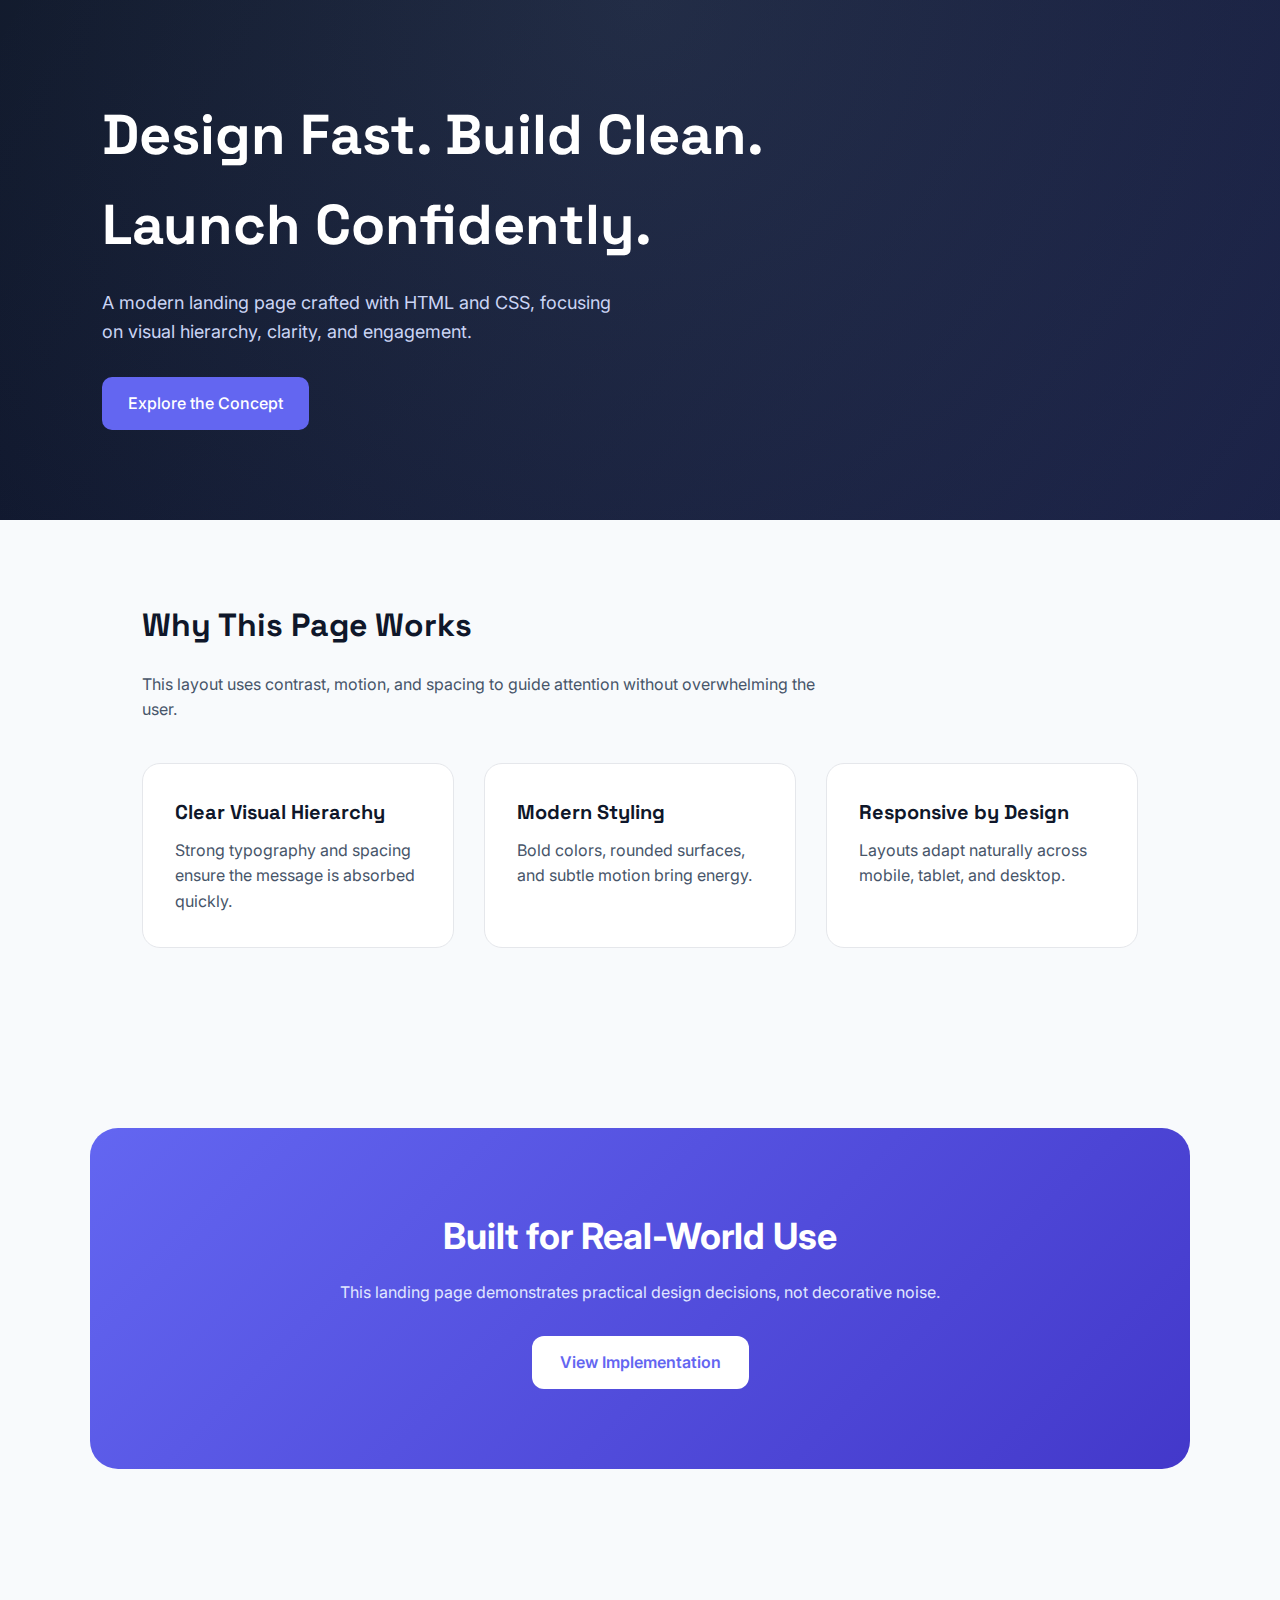
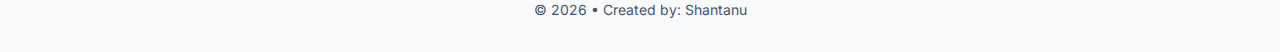
<file: Landing Page/index.html>
<!DOCTYPE html>
<html lang="en">

<head>
    <meta charset="UTF-8" />
    <title>Creative Landing Page</title>
    <meta name="viewport" content="width=device-width, initial-scale=1.0" />

    <link rel="stylesheet" href="style.css">
    <link
        href="https://fonts.googleapis.com/css2?family=Space+Grotesk:wght@500;700&family=Inter:wght@400;500&display=swap"
        rel="stylesheet">

</head>

<body>

    <header>
        <h1>Design Fast. Build Clean. Launch Confidently.</h1>
        <p>
            A modern landing page crafted with HTML and CSS,
            focusing on visual hierarchy, clarity, and engagement.
        </p>
        <a href="#">Explore the Concept</a>
    </header>

    <section>
        <h2>Why This Page Works</h2>
        <p>
            This layout uses contrast, motion, and spacing to guide
            attention without overwhelming the user.
        </p>

        <div class="features">
            <div class="feature">
                <h3>Clear Visual Hierarchy</h3>
                <p>Strong typography and spacing ensure the message is absorbed quickly.</p>
            </div>

            <div class="feature">
                <h3>Modern Styling</h3>
                <p>Bold colors, rounded surfaces, and subtle motion bring energy.</p>
            </div>

            <div class="feature">
                <h3>Responsive by Design</h3>
                <p>Layouts adapt naturally across mobile, tablet, and desktop.</p>
            </div>
        </div>
    </section>

    <div class="cta">
        <h2>Built for Real-World Use</h2>
        <p>
            This landing page demonstrates practical design decisions,
            not decorative noise.
        </p>
        <a href="#">View Implementation</a>
    </div>

    <footer>
        © 2026 • Created by: Shantanu 
    </footer>

</body>

</html>
</file>
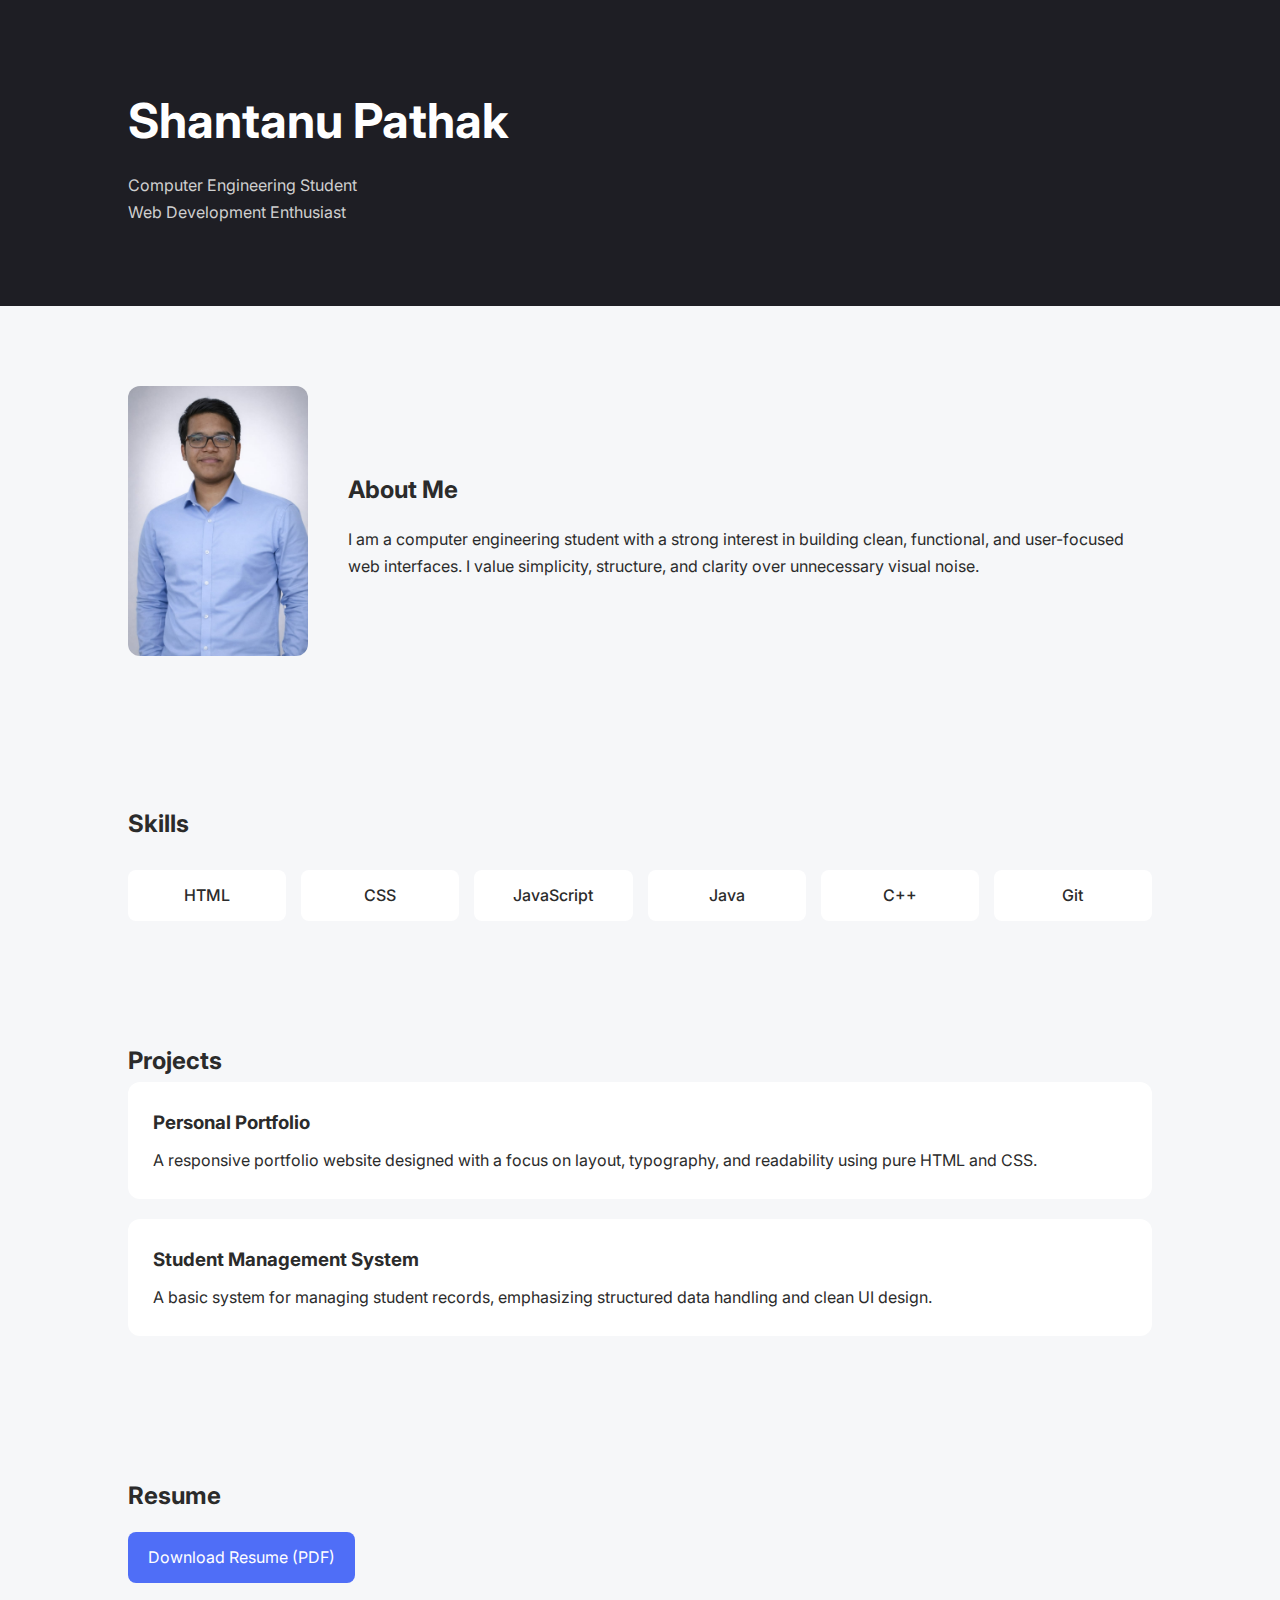
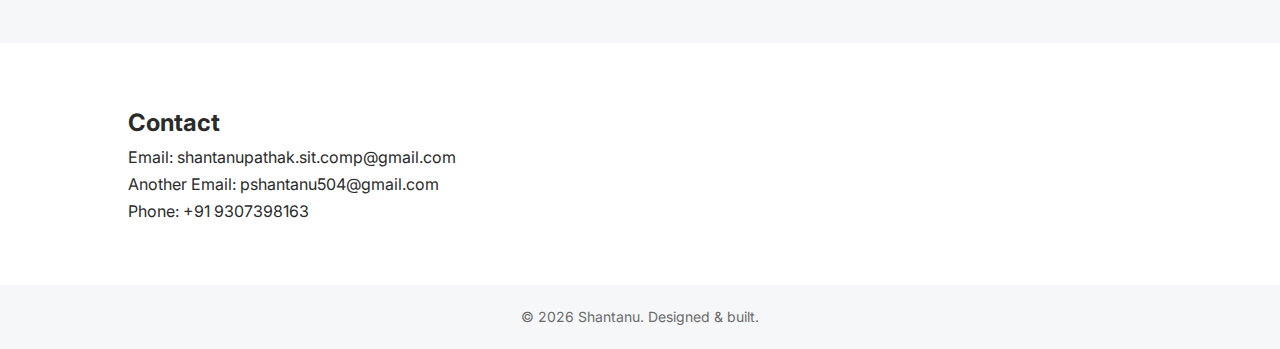
<file: portfolio/index.html>
<!DOCTYPE html>
<html lang="en">
<head>
    <meta charset="UTF-8">
    <title>Shantanu | Portfolio</title>
    <meta name="viewport" content="width=device-width, initial-scale=1.0">
    <link href="https://fonts.googleapis.com/css2?family=Inter:wght@300;400;600;700&display=swap" rel="stylesheet">

    <link rel="stylesheet" href="style.css">
</head>
<body>

    <!-- HEADER -->
    <header class="hero">
        <div class="hero-text">
            <h1>Shantanu Pathak</h1>
            <p>Computer Engineering Student<br>Web Development Enthusiast</p>
        </div>
    </header>

    <!-- ABOUT -->
    <section class="about">
        <div class="about-image">
            <img src="img01.jpeg" alt="Profile photo">
        </div>
        <div class="about-text">
            <h2>About Me</h2>
            <p>
                I am a computer engineering student with a strong interest in building
                clean, functional, and user-focused web interfaces. I value simplicity,
                structure, and clarity over unnecessary visual noise.
            </p>
        </div>
    </section>

    <!-- SKILLS -->
    <section class="skills">
        <h2>Skills</h2>
        <div class="skill-grid">
            <span>HTML</span>
            <span>CSS</span>
            <span>JavaScript</span>
            <span>Java</span>
            <span>C++</span>
            <span>Git</span>
        </div>
    </section>

    <!-- PROJECTS -->
    <section class="projects">
        <h2>Projects</h2>

        <div class="project-card">
            <h3>Personal Portfolio</h3>
            <p>
                A responsive portfolio website designed with a focus on layout,
                typography, and readability using pure HTML and CSS.
            </p>
        </div>

        <div class="project-card">
            <h3>Student Management System</h3>
            <p>
                A basic system for managing student records, emphasizing structured
                data handling and clean UI design.
            </p>
        </div>
    </section>

    <!-- RESUME -->
    <section class="resume">
        <h2>Resume</h2>
        <a href="Resume(upt).pdf" download>Download Resume (PDF)</a>
    </section>

    <!-- CONTACT -->
    <section class="contact">
        <h2>Contact</h2>
        <p>Email: shantanupathak.sit.comp@gmail.com</p>
        <p>Another Email: pshantanu504@gmail.com</p>
        <p>Phone: +91 9307398163</p>
    </section>

    <!-- FOOTER -->
    <footer>
        <p>© 2026 Shantanu. Designed & built.</p>
    </footer>

</body>
</html>
</file>
<file: Landing Page/style.css>
:root {
      --bg-dark: #0f172a;
      --bg-light: #f8fafc;
      --accent: #6366f1;
      --accent-soft: #eef2ff;
      --text-main: #0f172a;
      --text-muted: #475569;
    }

    * {
      margin: 0;
      padding: 0;
      box-sizing: border-box;
    }

    body {
      font-family: Inter, system-ui, sans-serif;
      background: var(--bg-light);
      color: var(--text-main);
      line-height: 1.6;
    }

    /* HERO */
    header {
      background: radial-gradient(circle at top, #1e293b, var(--bg-dark));
      color: white;
      padding: 90px clamp(20px, 8vw, 12%);
      position: relative;
      overflow: hidden;
    }

    header::after {
      content: "";
      position: absolute;
      inset: 0;
      background: linear-gradient(120deg, transparent, rgba(99,102,241,0.15));
    }

    header h1 {
      font-family: "Space Grotesk", sans-serif;
      font-size: clamp(36px, 5vw, 56px);
      max-width: 700px;
      position: relative;
      z-index: 1;
    }

    header p {
      margin-top: 20px;
      font-size: 18px;
      max-width: 520px;
      color: #cbd5f5;
      position: relative;
      z-index: 1;
    }

    header a {
      display: inline-block;
      margin-top: 30px;
      background: var(--accent);
      color: white;
      padding: 14px 26px;
      border-radius: 10px;
      text-decoration: none;
      font-weight: 500;
      position: relative;
      z-index: 1;
      transition: transform 0.2s ease, box-shadow 0.2s ease;
    }

    header a:hover {
      transform: translateY(-2px);
      box-shadow: 0 10px 25px rgba(99,102,241,0.35);
    }

    /* SECTIONS */
    section {
      padding: 80px clamp(20px, 8vw, 12%);
      max-width: 1200px;
      margin: auto;
    }

    section h2 {
      font-family: "Space Grotesk", sans-serif;
      font-size: 32px;
      margin-bottom: 20px;
    }

    section p {
      max-width: 700px;
      color: var(--text-muted);
    }

    /* FEATURES */
    .features {
      display: grid;
      grid-template-columns: repeat(auto-fit, minmax(260px, 1fr));
      gap: 30px;
      margin-top: 40px;
    }

    .feature {
      background: white;
      padding: 32px;
      border-radius: 18px;
      border: 1px solid #e5e7eb;
      transition: transform 0.25s ease, box-shadow 0.25s ease;
    }

    .feature:hover {
      transform: translateY(-6px);
      box-shadow: 0 20px 40px rgba(0,0,0,0.08);
    }

    .feature h3 {
      font-family: "Space Grotesk", sans-serif;
      margin-bottom: 10px;
      font-size: 20px;
    }

    /* CTA */
    .cta {
      background: linear-gradient(135deg, var(--accent), #4338ca);
      color: white;
      padding: 80px clamp(20px, 8vw, 12%);
      border-radius: 28px;
      margin: 100px auto;
      max-width: 1100px;
      text-align: center;
    }

    .cta h2 {
      font-size: 36px;
      margin-bottom: 15px;
    }

    .cta p {
      color: #e0e7ff;
      max-width: 600px;
      margin: auto;
    }

    .cta a {
      display: inline-block;
      margin-top: 30px;
      background: white;
      color: var(--accent);
      padding: 14px 28px;
      border-radius: 12px;
      font-weight: 600;
      text-decoration: none;
    }

    /* FOOTER */
    footer {
      text-align: center;
      padding: 30px 20px;
      font-size: 14px;
      color: var(--text-muted);
    }

    /* RESPONSIVE */
    @media (max-width: 768px) {
      section {
        padding: 60px 20px;
      }

      .cta h2 {
        font-size: 28px;
      }
    }
</file>
<file: portfolio/style.css>
:root {
    --bg-main: #f6f7f9;
    --bg-dark: #1e1e24;
    --text-main: #2b2b2b;
    --text-light: #6b6b6b;
    --accent: #4f6ef7;
}

* {
    margin: 0;
    padding: 0;
    box-sizing: border-box;
}

body {
    font-family: 'Inter', system-ui, sans-serif;
    background: var(--bg-main);
    color: var(--text-main);
    line-height: 1.7;
}

/* HERO */
.hero {
    background: var(--bg-dark);
    color: white;
    padding: 80px 10%;
}

.hero h1 {
    font-size: 48px;
    font-weight: 700;
}

.hero p {
    margin-top: 10px;
    color: #cfcfcf;
}

/* ABOUT */
.about {
    display: flex;
    gap: 40px;
    padding: 80px 10%;
    align-items: center;
}

.about-image img {
    width: 180px;
    border-radius: 12px;
}

.about-text h2 {
    margin-bottom: 15px;
}

/* SKILLS */
.skills {
    padding: 60px 10%;
}

.skill-grid {
    display: grid;
    grid-template-columns: repeat(auto-fit, minmax(120px, 1fr));
    gap: 15px;
    margin-top: 25px;
}

.skill-grid span {
    background: white;
    padding: 12px;
    text-align: center;
    border-radius: 8px;
    font-weight: 500;
}

/* PROJECTS */
.projects {
    padding: 60px 10%;
}

.project-card {
    background: white;
    padding: 25px;
    border-radius: 12px;
    margin-bottom: 20px;
}

.project-card h3 {
    margin-bottom: 8px;
}

/* RESUME */
.resume {
    padding: 60px 10%;
}

.resume a {
    display: inline-block;
    margin-top: 15px;
    text-decoration: none;
    color: white;
    background: var(--accent);
    padding: 12px 20px;
    border-radius: 8px;
}

/* CONTACT */
.contact {
    padding: 60px 10%;
    background: #ffffff;
}

/* FOOTER */
footer {
    text-align: center;
    padding: 20px;
    font-size: 14px;
    color: var(--text-light);
}

/* RESPONSIVE */
@media (max-width: 768px) {
    .about {
        flex-direction: column;
        text-align: center;
        padding: 60px 20px;
    }

    .hero h1 {
        font-size: 36px;
    }

    .skills,
    .projects,
    .resume,
    .contact {
        padding: 50px 20px;
    }
}
</file>
